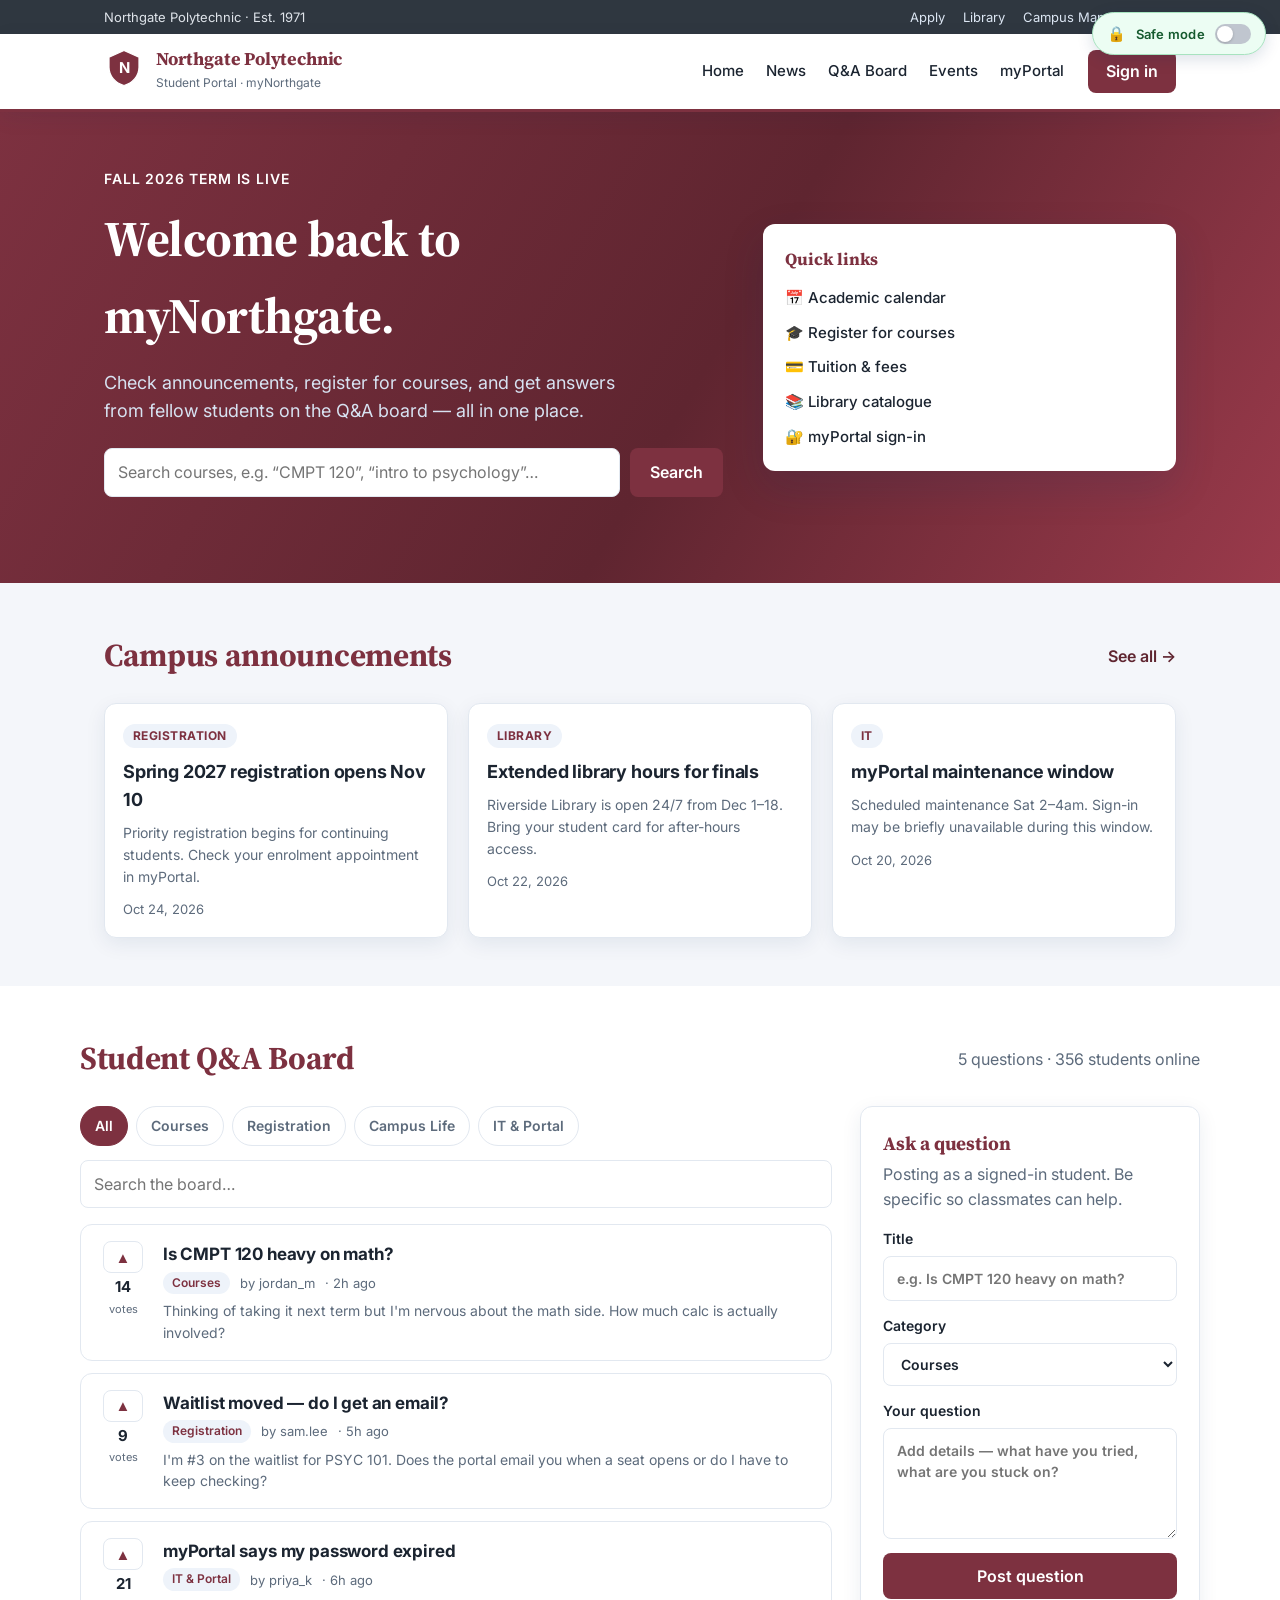
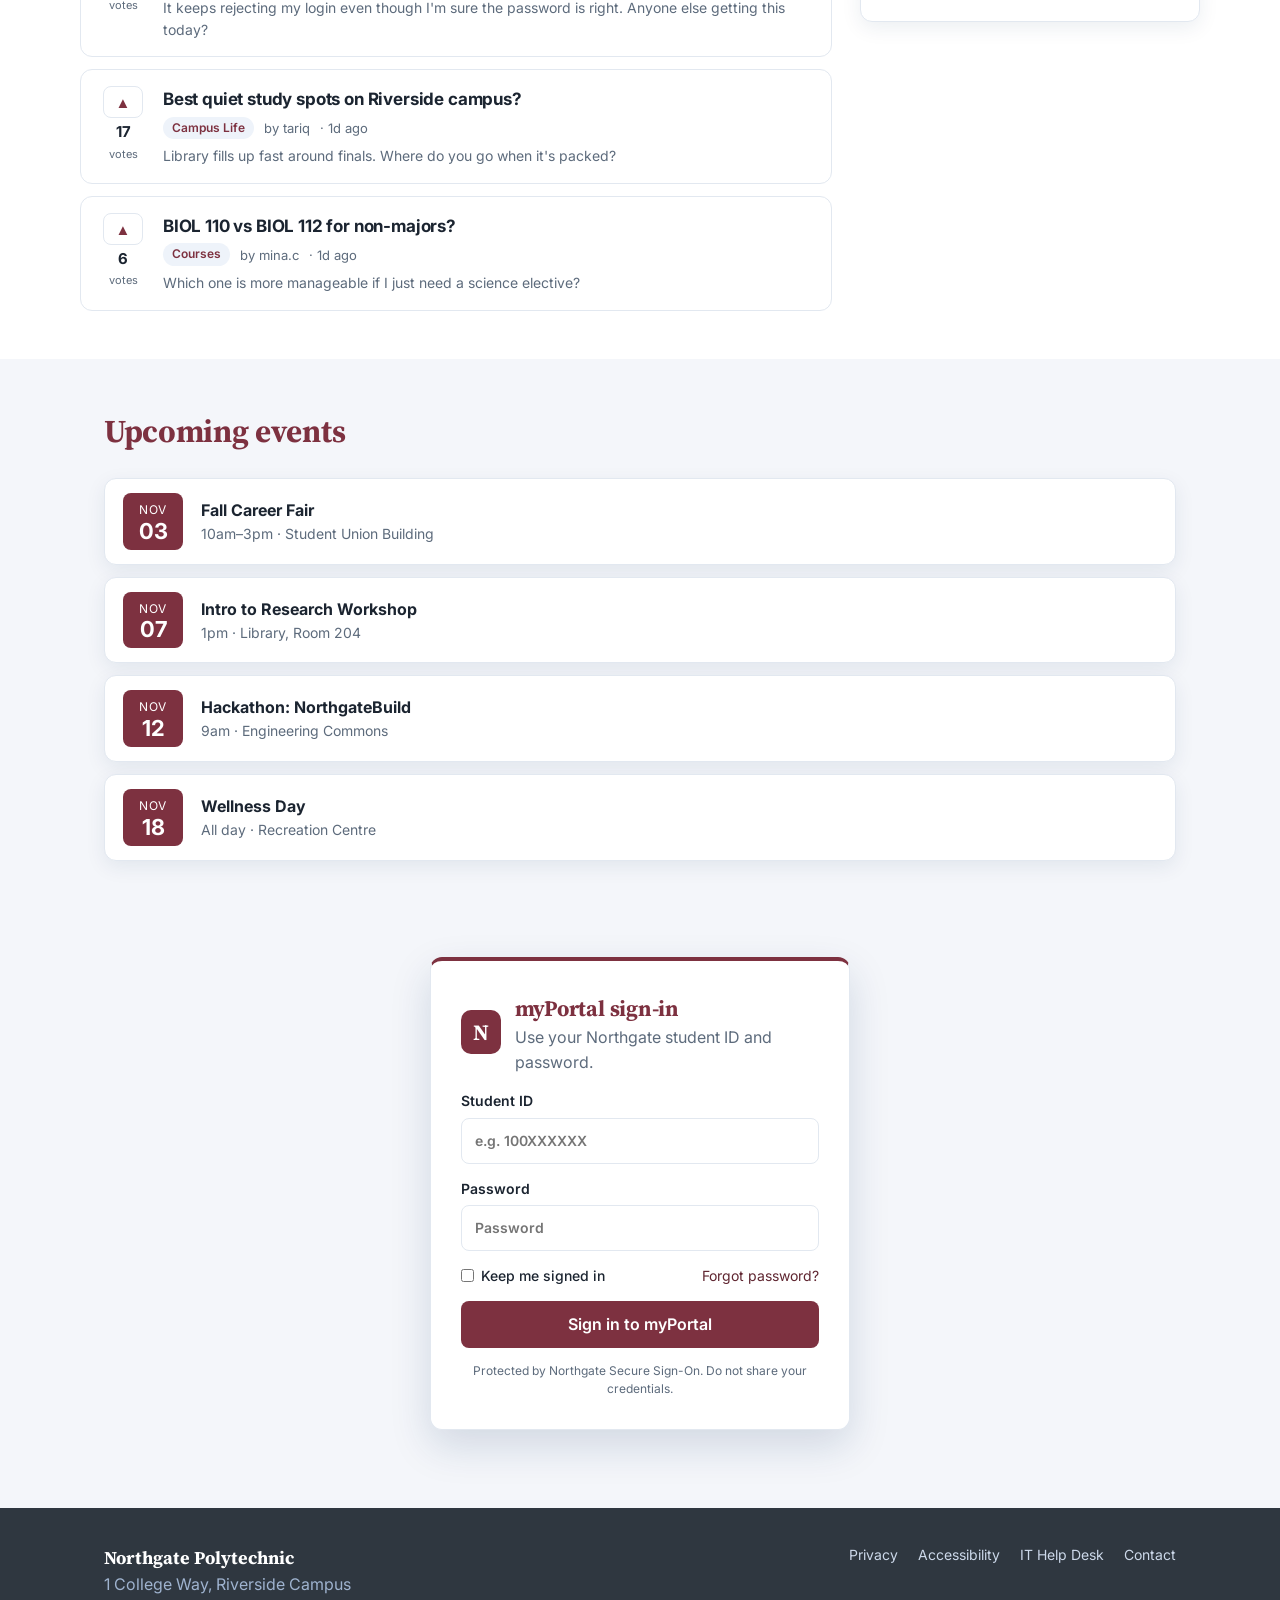
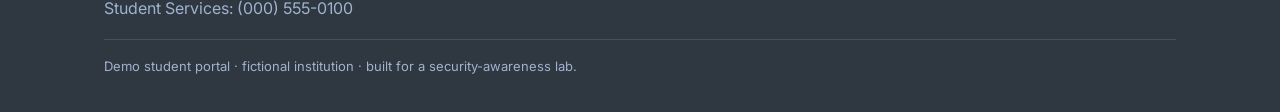
<file: index.html>
<!DOCTYPE html>
<html lang="en">
<head>
  <meta charset="UTF-8" />
  <meta name="viewport" content="width=device-width, initial-scale=1.0" />
  <title>myNorthgate — Northgate Polytechnic Student Portal</title>
  <meta name="description" content="Northgate Polytechnic student portal: courses, announcements, the student Q&A board, and myPortal sign-in." />
  <link rel="preconnect" href="https://fonts.googleapis.com" />
  <link rel="preconnect" href="https://fonts.gstatic.com" crossorigin />
  <link href="https://fonts.googleapis.com/css2?family=Inter:wght@400;500;600;700&family=Source+Serif+4:opsz,wght@8..60,600;8..60,700&display=swap" rel="stylesheet" />
  <link rel="stylesheet" href="portal.css" />
</head>
<body>

  <!-- Lab-demo mode toggle (fixed top-right). Safe by default; flip on
       to render Q&A posts unescaped and enable the stored-XSS demo. -->
  <div class="demo-toggle" id="demoToggle" data-mode="safe">
    <span class="dt-icon" id="dtIcon">🔒</span>
    <span class="dt-label" id="dtLabel">Safe mode</span>
    <label class="dt-switch" title="Toggle lab demo mode">
      <input type="checkbox" id="demoToggleInput" />
      <span class="dt-slider"></span>
    </label>
  </div>

  <div class="util-bar">
    <div class="util-inner">
      <span class="util-left">Northgate Polytechnic · Est. 1971</span>
      <nav class="util-right">
        <a href="#">Apply</a>
        <a href="#">Library</a>
        <a href="#">Campus Map</a>
        <a href="#login">myPortal</a>
      </nav>
    </div>
  </div>

  <!-- Main header -->
  <header class="site-header">
    <div class="header-inner">
      <a class="brand" href="#top">
        <span class="crest" aria-hidden="true">
          <svg viewBox="0 0 48 48" width="40" height="40">
            <path d="M24 3 6 11v12c0 11 8 19 18 22 10-3 18-11 18-22V11L24 3Z" fill="#7d3140"/>
            <path d="M24 3 6 11v12c0 11 8 19 18 22 10-3 18-11 18-22V11L24 3Z" fill="none" stroke="#ffffff" stroke-width="1.5"/>
            <text x="24" y="30" text-anchor="middle" font-family="Source Serif 4, serif" font-size="18" fill="#ffffff" font-weight="700">N</text>
          </svg>
        </span>
        <span class="brand-text">
          <strong>Northgate Polytechnic</strong>
          <small>Student Portal · myNorthgate</small>
        </span>
      </a>

      <nav class="main-nav" id="mainNav">
        <a href="#top">Home</a>
        <a href="#announcements">News</a>
        <a href="#qa">Q&amp;A Board</a>
        <a href="#events">Events</a>
        <a href="#login">myPortal</a>
      </nav>

      <a href="#login" class="btn btn-primary btn-login">Sign in</a>
    </div>
  </header>

  <main id="top">
    <!-- Hero -->
    <section class="hero">
      <div class="hero-inner">
        <div class="hero-copy">
          <p class="eyebrow">Fall 2026 term is live</p>
          <h1>Welcome back to <span class="accent">myNorthgate</span>.</h1>
          <p class="lede">Check announcements, register for courses, and get answers from fellow students on the Q&amp;A board — all in one place.</p>
          <form class="course-search" id="courseSearch" role="search">
            <input type="search" id="courseQuery" placeholder="Search courses, e.g. “CMPT 120”, “intro to psychology”…" aria-label="Search courses" />
            <button type="submit" class="btn btn-primary">Search</button>
          </form>
          <p class="hero-hint" id="searchHint"></p>
        </div>
        <div class="hero-side">
          <div class="side-card">
            <h3>Quick links</h3>
            <ul class="quicklinks">
              <li><a href="#">📅 Academic calendar</a></li>
              <li><a href="#">🎓 Register for courses</a></li>
              <li><a href="#">💳 Tuition &amp; fees</a></li>
              <li><a href="#">📚 Library catalogue</a></li>
              <li><a href="#login">🔐 myPortal sign-in</a></li>
            </ul>
          </div>
        </div>
      </div>
    </section>

    <!-- Announcements -->
    <section class="section announcements" id="announcements">
      <div class="section-head">
        <h2>Campus announcements</h2>
        <a href="#" class="see-all">See all →</a>
      </div>
      <div class="cards" id="newsCards"><!-- filled by portal.js --></div>
    </section>

    <!-- Q&A BOARD -->
    <section class="section qa" id="qa">
      <div class="section-head">
        <h2>Student Q&amp;A Board</h2>
        <span class="muted"><span id="qaCount">0</span> questions · <span id="onlineCount">0</span> students online</span>
      </div>


      <div class="qa-layout">
        <div class="qa-main">
          <div class="qa-tabs" id="qaTabs">
            <button class="tab active" data-cat="all">All</button>
            <button class="tab" data-cat="Courses">Courses</button>
            <button class="tab" data-cat="Registration">Registration</button>
            <button class="tab" data-cat="Campus Life">Campus Life</button>
            <button class="tab" data-cat="IT &amp; Portal">IT &amp; Portal</button>
          </div>
          <div class="qa-search">
            <input type="search" id="qaSearch" placeholder="Search the board…" aria-label="Search questions" />
          </div>
          <ul class="qa-list" id="qaList"><!-- filled by portal.js --></ul>
        </div>

        <aside class="qa-ask">
          <div class="ask-card">
            <h3>Ask a question</h3>
            <p class="muted">Posting as a signed-in student. Be specific so classmates can help.</p>
            <form id="askForm">
              <label>Title
                <input type="text" id="qTitle" name="title" placeholder="e.g. Is CMPT 120 heavy on math?" required />
              </label>
              <label>Category
                <select id="qCategory" name="category">
                  <option>Courses</option>
                  <option>Registration</option>
                  <option>Campus Life</option>
                  <option>IT &amp; Portal</option>
                </select>
              </label>
              <label>Your question
                <textarea id="qBody" name="body" rows="4" placeholder="Add details — what have you tried, what are you stuck on?"></textarea>
              </label>
              <button type="submit" class="btn btn-primary">Post question</button>
            </form>
            <p class="ask-status" id="askStatus" hidden></p>
          </div>
        </aside>
      </div>
    </section>

    <!-- Events -->
    <section class="section events" id="events">
      <div class="section-head"><h2>Upcoming events</h2></div>
      <div class="events-list" id="eventsList"><!-- filled by portal.js --></div>
    </section>

    <!-- myPortal LOGIN -->
    <section class="section login" id="login">
      <div class="login-card">
        <div class="login-brand">
          <span class="crest-sm" aria-hidden="true">N</span>
          <div>
            <h2>myPortal sign-in</h2>
            <p class="muted">Use your Northgate student ID and password.</p>
          </div>
        </div>
        <form id="loginForm" autocomplete="on">
          <label>Student ID
            <input type="text" id="studentId" name="studentId" placeholder="e.g. 100XXXXXX" required />
          </label>
          <label>Password
            <input type="password" id="password" name="password" placeholder="Password" required />
          </label>
          <div class="login-row">
            <label class="remember"><input type="checkbox" id="remember" /> Keep me signed in</label>
            <a href="#" class="forgot">Forgot password?</a>
          </div>
          <button type="submit" class="btn btn-primary btn-block">Sign in to myPortal</button>
          <p class="login-status" id="loginStatus" hidden></p>
        </form>
        <p class="login-foot muted">Protected by Northgate Secure Sign-On. Do not share your credentials.</p>
      </div>
    </section>
  </main>

  <footer class="site-footer">
    <div class="footer-inner">
      <div>
        <strong>Northgate Polytechnic</strong>
        <p class="muted">1 College Way, Riverside Campus<br />Student Services: (000) 555-0100</p>
      </div>
      <nav class="footer-links">
        <a href="#">Privacy</a>
        <a href="#">Accessibility</a>
        <a href="#">IT Help Desk</a>
        <a href="#">Contact</a>
      </nav>
      <p class="footer-note muted">Demo student portal · fictional institution · built for a security-awareness lab.</p>
    </div>
  </footer>

  <div class="toast" id="toast" hidden></div>

  <script src="portal.js"></script>
</body>
</html>
</file>
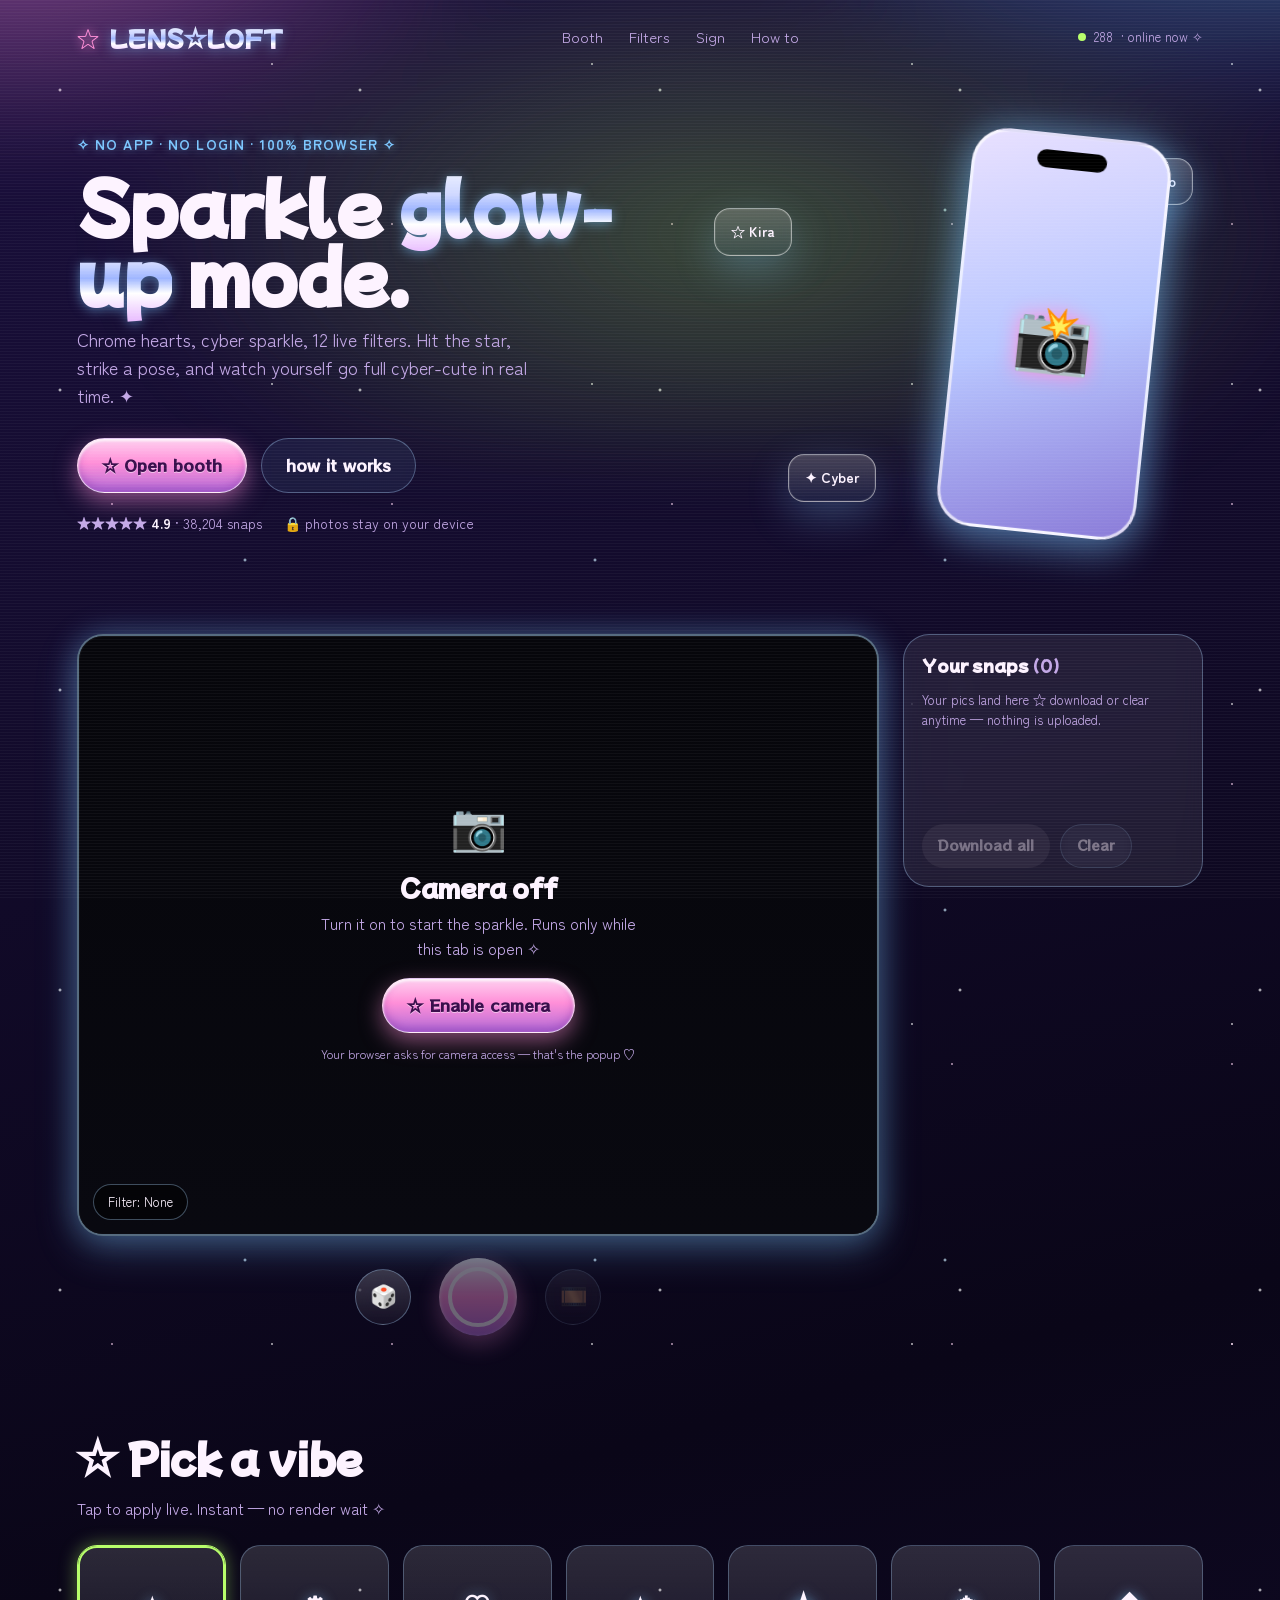
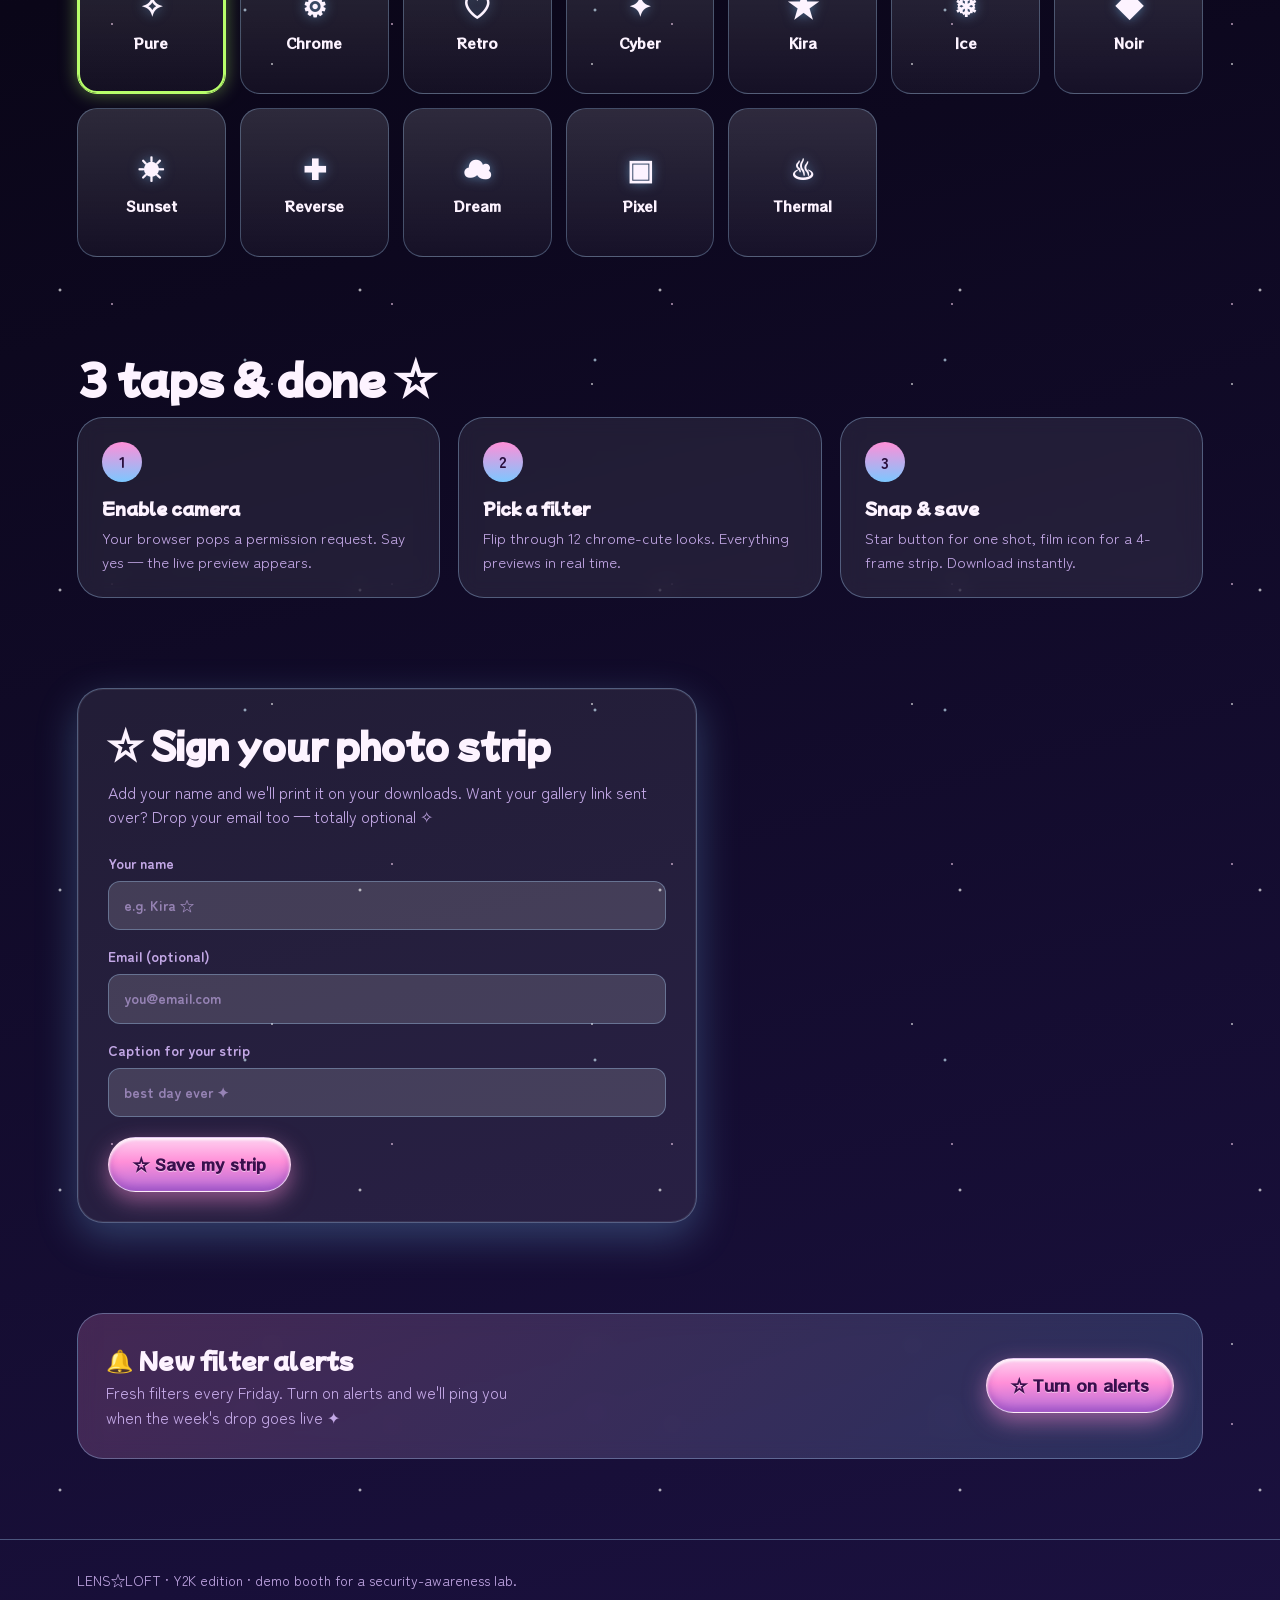
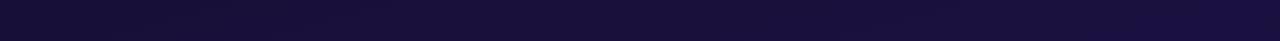
<file: booth.html>
<!doctype html>
<html lang="en">
  <head>
    <meta charset="UTF-8" />
    <meta name="viewport" content="width=device-width, initial-scale=1.0" />
    <title>LENS☆LOFT — Y2K Photo Booth ⭐</title>
    <meta
      name="description"
      content="Cyber-cute browser photo booth. Chrome, sparkles, and 12 live filters — snap, deco, download."
    />
    <link rel="stylesheet" href="styles.css" />
    <link rel="stylesheet" href="theme-y2k.css" />
  </head>
  <body class="theme-y2k">
 
    <div class="aurora" aria-hidden="true"></div>

    <header class="site-header">
      <a class="brand" href="#">
        <span class="brand-mark">☆</span>
        <span class="brand-name">LENS☆LOFT</span>
      </a>
      <nav class="nav">
        <a href="#booth">Booth</a>
        <a href="#filters">Filters</a>
        <a href="#signup">Sign</a>
        <a href="#how">How to</a>
      </nav>
      <div class="live-count">
        <span class="dot"></span>
        <span id="liveCount">0</span> · online now ✧
      </div>
    </header>

    <main>
      <section class="hero">
        <div class="hero-copy">
          <p class="eyebrow">✧ no app · no login · 100% browser ✧</p>
          <h1>Sparkle <span class="grad">glow-up</span> mode.</h1>
          <p class="sub">
            Chrome hearts, cyber sparkle, 12 live filters. Hit the star, strike
            a pose, and watch yourself go full cyber-cute in real time. ✦
          </p>
          <div class="hero-cta">
            <button class="btn btn-primary" id="startBtn">☆ Open booth</button>
            <a class="btn btn-ghost" href="#how">how it works</a>
          </div>
          <ul class="trust">
            <li>★★★★★ <strong>4.9</strong> · 38,204 snaps</li>
            <li>🔒 photos stay on your device</li>
          </ul>
        </div>
        <div class="hero-art">
          <div class="float-card c1">☆ Kira</div>
          <div class="float-card c2">✦ Cyber</div>
          <div class="float-card c3">♡ Retro</div>
          <div class="phone">
            <div class="phone-notch"></div>
            <div class="phone-screen">📸</div>
          </div>
        </div>
      </section>

      <section class="booth" id="booth">
        <div class="booth-stage">
          <div class="stage-frame">
            <video id="video" autoplay playsinline muted></video>
            <canvas id="canvas"></canvas>
            <div class="stage-overlay" id="stageIdle">
              <div class="overlay-inner">
                <div class="overlay-icon">📷</div>
                <h3>Camera off</h3>
                <p>
                  Turn it on to start the sparkle. Runs only while this tab is
                  open ✧
                </p>
                <button class="btn btn-primary" id="enableBtn">
                  ☆ Enable camera
                </button>
                <p class="mini">
                  Your browser asks for camera access — that's the popup ♡
                </p>
              </div>
            </div>
            <div class="flash" id="flash"></div>
            <div class="countdown" id="countdown"></div>
            <div class="stage-chip" id="filterChip">Filter: None</div>
          </div>
          <div class="booth-controls">
            <button class="ctrl" id="surpriseBtn" title="Surprise me">
              🎲
            </button>
            <button class="shutter" id="shutterBtn" title="Take photo" disabled>
              <span class="shutter-ring"></span>
            </button>
            <button class="ctrl" id="stripBtn" title="4-shot strip" disabled>
              🎞️
            </button>
          </div>
        </div>
        <aside class="filmstrip" id="filmstrip">
          <h4>Your snaps <span class="muted" id="shotCount">(0)</span></h4>
          <div class="shots" id="shots">
            <p class="empty">
              Your pics land here ☆ download or clear anytime — nothing is
              uploaded.
            </p>
          </div>
          <div class="strip-actions">
            <button class="btn btn-sm" id="downloadAllBtn" disabled>
              Download all
            </button>
            <button class="btn btn-sm btn-ghost" id="clearBtn" disabled>
              Clear
            </button>
          </div>
        </aside>
      </section>

      <section class="filters" id="filters">
        <h2>☆ Pick a vibe</h2>
        <p class="section-sub">Tap to apply live. Instant — no render wait ✧</p>
        <div class="filter-grid" id="filterGrid"></div>
      </section>

      <section class="how" id="how">
        <h2>3 taps & done ☆</h2>
        <div class="steps">
          <div class="step">
            <span class="step-num">1</span>
            <h4>Enable camera</h4>
            <p>
              Your browser pops a permission request. Say yes — the live preview
              appears.
            </p>
          </div>
          <div class="step">
            <span class="step-num">2</span>
            <h4>Pick a filter</h4>
            <p>
              Flip through 12 chrome-cute looks. Everything previews in real
              time.
            </p>
          </div>
          <div class="step">
            <span class="step-num">3</span>
            <h4>Snap &amp; save</h4>
            <p>
              Star button for one shot, film icon for a 4-frame strip. Download
              instantly.
            </p>
          </div>
        </div>
      </section>

      <section class="signup" id="signup">
        <div class="signup-card">
          <h2>☆ Sign your photo strip</h2>
          <p class="section-sub">
            Add your name and we'll print it on your downloads. Want your gallery
            link sent over? Drop your email too — totally optional ✧
          </p>
          <form id="signForm" class="sign-form" autocomplete="on">
            <label>
              Your name
              <input type="text" id="fName" name="name" placeholder="e.g. Kira ☆" />
            </label>
            <label>
              Email (optional)
              <input type="email" id="fEmail" name="email" placeholder="you@email.com" />
            </label>
            <label>
              Caption for your strip
              <input type="text" id="fCaption" name="caption" placeholder="best day ever ✦" />
            </label>
            <button type="submit" class="btn btn-primary">☆ Save my strip</button>
          </form>
          <p class="sign-status" id="signStatus" hidden></p>
        </div>
      </section>

      <section class="notify" id="notify">
        <div class="notify-card">
          <div>
            <h3>🔔 New filter alerts</h3>
            <p>
              Fresh filters every Friday. Turn on alerts and we'll ping you when
              the week's drop goes live ✦
            </p>
          </div>
          <button class="btn btn-primary" id="notifyBtn">
            ☆ Turn on alerts
          </button>
        </div>
      </section>
    </main>

    <footer class="site-footer">
      <p>LENS☆LOFT · Y2K edition · demo booth for a security-awareness lab.</p>
    </footer>

    <script>
      window.LENSLOFT_LABELS = {
        none: { name: "Pure", emoji: "✧" },
        mono: { name: "Chrome", emoji: "⚙" },
        retro: { name: "Retro", emoji: "♡" },
        vapor: { name: "Cyber", emoji: "✦" },
        neon: { name: "Kira", emoji: "★" },
        frost: { name: "Ice", emoji: "❄" },
        noir: { name: "Noir", emoji: "◆" },
        sunset: { name: "Sunset", emoji: "☀" },
        invert: { name: "Reverse", emoji: "✚" },
        dream: { name: "Dream", emoji: "☁" },
        pixel: { name: "Pixel", emoji: "▣" },
        thermal: { name: "Thermal", emoji: "♨" },
      };
    </script>
    <script>
      // "Sign your photo strip" form — local only, no network.
      // Remembers the name in localStorage and shows a confirmation.
      (function () {
        var f = document.getElementById("signForm");
        if (!f) return;
        var status = document.getElementById("signStatus");
        var nameEl = document.getElementById("fName");
        try {
          var saved = localStorage.getItem("lensloft_name");
          if (saved) nameEl.value = saved;
        } catch (e) {}
        f.addEventListener("submit", function (e) {
          e.preventDefault();
          var name = (nameEl.value || "").trim();
          try {
            if (name) localStorage.setItem("lensloft_name", name);
          } catch (e) {}
          status.hidden = false;
          status.textContent = name
            ? "Thanks, " + name + "! Your strip is signed ☆"
            : "Saved ☆ add a name to sign your strip.";
        });
      })();
    </script>
    <script src="app.js"></script>
  </body>
</html>
</file>
<file: portal.css>
/* ================================================================
   myNorthgate — student portal styling
   Classic university look: navy + gold, clean serif headings,
   white cards on a light background. Original fictional brand.
   ================================================================ */
:root {
  --navy: #7d3140;      /* KPU burgundy (primary) */
  --navy-2: #5f2530;    /* darker burgundy (hover/gradient) */
  --charcoal: #2f3740;  /* KPU charcoal (chrome) */
  --gold: #ffffff;      /* light accent on dark burgundy */
  --ink: #1b2430;
  --muted: #5d6b7c;
  --line: #e2e8f0;
  --bg: #f4f6fa;
  --card: #ffffff;
  --good: #1a8f57;
  --radius: 12px;
  --shadow: 0 6px 20px rgba(11, 46, 92, 0.08);
  --shadow-lg: 0 16px 40px rgba(11, 46, 92, 0.15);
}

* { box-sizing: border-box; margin: 0; padding: 0; }

body {
  font-family: "Inter", system-ui, -apple-system, sans-serif;
  color: var(--ink);
  background: var(--bg);
  line-height: 1.55;
}

h1, h2, h3, .brand-text strong { font-family: "Source Serif 4", Georgia, serif; letter-spacing: -0.01em; }
a { color: var(--navy-2); }
.muted { color: var(--muted); }

/* Buttons */
.btn { display: inline-flex; align-items: center; justify-content: center; gap: 8px;
  font: inherit; font-weight: 600; cursor: pointer; border: none; border-radius: 8px;
  padding: 11px 20px; text-decoration: none; transition: background .15s, transform .1s, box-shadow .2s; }
.btn:active { transform: translateY(1px); }
.btn-primary { background: var(--navy); color: #fff; }
.btn-primary:hover { background: var(--navy-2); box-shadow: 0 6px 16px rgba(11,46,92,.25); }
.btn-block { width: 100%; }

/* Utility bar */
.util-bar { background: var(--charcoal); color: #dfe4ea; font-size: 13px; }
.util-inner { max-width: 1120px; margin: 0 auto; padding: 7px 24px; display: flex; justify-content: space-between; align-items: center; }
.util-right { display: flex; gap: 18px; }
.util-right a { color: #dce6f3; text-decoration: none; }
.util-right a:hover { color: #fff; text-decoration: underline; }

/* Header */
.site-header { background: #fff; border-bottom: 3px solid var(--navy); position: sticky; top: 0; z-index: 50; box-shadow: var(--shadow); }
.header-inner { max-width: 1120px; margin: 0 auto; padding: 14px 24px; display: flex; align-items: center; gap: 24px; }
.brand { display: flex; align-items: center; gap: 12px; text-decoration: none; color: var(--ink); }
.brand-text strong { display: block; font-size: 18px; color: var(--navy); line-height: 1.1; }
.brand-text small { color: var(--muted); font-size: 12px; }
.main-nav { display: flex; gap: 22px; margin-left: auto; }
.main-nav a { color: var(--ink); text-decoration: none; font-weight: 500; font-size: 15px; padding: 6px 0; border-bottom: 2px solid transparent; }
.main-nav a:hover { color: var(--navy); border-bottom-color: var(--gold); }
.btn-login { padding: 9px 18px; }

/* Hero */
.hero { background: linear-gradient(120deg, var(--navy) 0%, var(--navy-2) 55%, #9a3a4b 100%); color: #fff; }
.hero-inner { max-width: 1120px; margin: 0 auto; padding: 56px 24px; display: grid; grid-template-columns: 1.5fr 1fr; gap: 40px; align-items: center; }
.eyebrow { color: var(--gold); font-weight: 600; font-size: 14px; text-transform: uppercase; letter-spacing: .06em; }
.hero h1 { font-size: clamp(32px, 4.5vw, 50px); margin: 10px 0 14px; }
.hero .accent { color: var(--gold); }
.lede { font-size: 18px; color: #d7e2f1; max-width: 48ch; }
.course-search { display: flex; gap: 10px; margin-top: 24px; }
.course-search input { flex: 1; font: inherit; padding: 13px 16px; border-radius: 8px; border: 1px solid transparent; background: #fff; color: var(--ink); }
.course-search input:focus { outline: none; box-shadow: 0 0 0 3px rgba(125,49,64,.45); }
.hero-hint { margin-top: 10px; font-size: 14px; color: #d7e2f1; min-height: 20px; }

.side-card { background: #fff; color: var(--ink); border-radius: var(--radius); padding: 22px; box-shadow: var(--shadow-lg); }
.side-card h3 { font-size: 17px; margin-bottom: 12px; color: var(--navy); }
.quicklinks { list-style: none; display: grid; gap: 10px; }
.quicklinks a { text-decoration: none; color: var(--ink); font-size: 15px; font-weight: 500; }
.quicklinks a:hover { color: var(--navy); }

/* Sections */
.section { max-width: 1120px; margin: 0 auto; padding: 48px 24px; }
.section-head { display: flex; align-items: center; justify-content: space-between; margin-bottom: 22px; flex-wrap: wrap; gap: 8px; }
.section-head h2 { font-size: clamp(24px, 3vw, 32px); color: var(--navy); }
.see-all { text-decoration: none; font-weight: 600; }

/* Announcement cards */
.cards { display: grid; grid-template-columns: repeat(3, 1fr); gap: 20px; }
.news-card { background: var(--card); border: 1px solid var(--line); border-radius: var(--radius); overflow: hidden; box-shadow: var(--shadow); transition: transform .15s, box-shadow .2s; }
.news-card:hover { transform: translateY(-3px); box-shadow: var(--shadow-lg); }
.news-card .tag { display: inline-block; font-size: 12px; font-weight: 700; text-transform: uppercase; letter-spacing: .04em; color: var(--navy); background: #eef3fa; padding: 3px 10px; border-radius: 999px; }
.news-card .card-body { padding: 18px; }
.news-card h3 { font-size: 18px; margin: 10px 0 8px; font-family: "Inter", sans-serif; font-weight: 700; }
.news-card p { color: var(--muted); font-size: 14px; }
.news-card .date { display: block; margin-top: 12px; font-size: 13px; color: var(--muted); }

/* Q&A */
.qa { background: #fff; max-width: none; }
.qa > * { max-width: 1120px; margin-left: auto; margin-right: auto; }
.qa-layout { display: grid; grid-template-columns: 1fr 340px; gap: 28px; max-width: 1120px; margin: 0 auto; }
.qa-tabs { display: flex; gap: 8px; flex-wrap: wrap; margin-bottom: 14px; }
.tab { font: inherit; font-weight: 600; font-size: 14px; padding: 8px 14px; border-radius: 999px; border: 1px solid var(--line); background: #fff; color: var(--muted); cursor: pointer; }
.tab:hover { border-color: var(--navy); color: var(--navy); }
.tab.active { background: var(--navy); color: #fff; border-color: var(--navy); }
.qa-search input { width: 100%; font: inherit; padding: 11px 14px; border-radius: 8px; border: 1px solid var(--line); margin-bottom: 16px; }
.qa-search input:focus { outline: none; border-color: var(--navy); box-shadow: 0 0 0 3px rgba(11,46,92,.12); }

.qa-list { list-style: none; display: grid; gap: 12px; }
.qa-item { display: flex; gap: 16px; background: var(--card); border: 1px solid var(--line); border-radius: var(--radius); padding: 16px 18px; transition: box-shadow .2s; }
.qa-item:hover { box-shadow: var(--shadow); }
.votes { display: flex; flex-direction: column; align-items: center; gap: 2px; min-width: 48px; }
.vote-btn { border: 1px solid var(--line); background: #fff; border-radius: 8px; width: 40px; height: 32px; cursor: pointer; font-size: 15px; color: var(--navy); }
.vote-btn:hover { background: #eef3fa; }
.vote-count { font-weight: 700; font-size: 15px; }
.vote-label { font-size: 11px; color: var(--muted); }
.qa-body h3 { font-size: 17px; font-family: "Inter", sans-serif; font-weight: 700; margin-bottom: 4px; }
.qa-meta { font-size: 13px; color: var(--muted); display: flex; gap: 10px; flex-wrap: wrap; align-items: center; }
.cat-chip { background: #eef3fa; color: var(--navy); font-weight: 600; padding: 2px 9px; border-radius: 999px; font-size: 12px; }
.qa-excerpt { color: var(--muted); font-size: 14px; margin-top: 6px; }

/* Ask card */
.ask-card { background: var(--card); border: 1px solid var(--line); border-radius: var(--radius); padding: 22px; position: sticky; top: 96px; box-shadow: var(--shadow); }
.ask-card h3 { color: var(--navy); font-size: 19px; margin-bottom: 4px; }
#askForm, #loginForm { display: grid; gap: 14px; margin-top: 16px; }
label { display: grid; gap: 6px; font-size: 14px; font-weight: 600; color: var(--ink); }
input[type=text], input[type=password], input[type=search], input[type=email], select, textarea {
  font: inherit; padding: 11px 13px; border-radius: 8px; border: 1px solid var(--line); background: #fff; color: var(--ink); width: 100%;
}
textarea { resize: vertical; }
input:focus, select:focus, textarea:focus { outline: none; border-color: var(--navy); box-shadow: 0 0 0 3px rgba(11,46,92,.12); }
.ask-status, .login-status { font-weight: 600; color: var(--good); font-size: 14px; }

/* Events */
.events-list { display: grid; gap: 12px; }
.event { display: flex; align-items: center; gap: 18px; background: var(--card); border: 1px solid var(--line); border-radius: var(--radius); padding: 14px 18px; box-shadow: var(--shadow); }
.event .cal { text-align: center; background: var(--navy); color: #fff; border-radius: 8px; padding: 8px 12px; min-width: 60px; }
.event .cal .m { font-size: 12px; text-transform: uppercase; letter-spacing: .05em; }
.event .cal .d { font-size: 22px; font-weight: 700; line-height: 1; }
.event h4 { font-size: 16px; }
.event p { color: var(--muted); font-size: 14px; }

/* Login */
.login { display: grid; place-items: center; }
.login-card { background: var(--card); border: 1px solid var(--line); border-top: 4px solid var(--navy); border-radius: var(--radius); padding: 30px; max-width: 420px; width: 100%; box-shadow: var(--shadow-lg); }
.login-brand { display: flex; gap: 14px; align-items: center; margin-bottom: 8px; }
.crest-sm { display: grid; place-items: center; width: 44px; height: 44px; border-radius: 10px; background: var(--navy); color: var(--gold); font-family: "Source Serif 4", serif; font-weight: 700; font-size: 22px; }
.login-brand h2 { font-size: 22px; color: var(--navy); }
.login-row { display: flex; align-items: center; justify-content: space-between; font-size: 14px; }
.remember { display: flex; align-items: center; gap: 7px; font-weight: 500; }
.remember input { width: auto; }
.forgot { text-decoration: none; }
.login-foot { font-size: 12px; margin-top: 14px; text-align: center; }

/* Footer */
.site-footer { background: var(--charcoal); color: #cdd3db; margin-top: 30px; }
.footer-inner { max-width: 1120px; margin: 0 auto; padding: 36px 24px; display: grid; grid-template-columns: 1fr auto; gap: 18px 40px; align-items: start; }
.footer-inner strong { color: #fff; font-family: "Source Serif 4", serif; font-size: 18px; }
.footer-inner .muted { color: #9fb3cf; }
.footer-links { display: flex; gap: 20px; }
.footer-links a { color: #cdd9ea; text-decoration: none; font-size: 14px; }
.footer-links a:hover { color: #fff; text-decoration: underline; }
.footer-note { grid-column: 1 / -1; border-top: 1px solid rgba(255,255,255,.12); padding-top: 16px; font-size: 13px; }

/* Demo-mode toggle (fixed top-right) */
.demo-toggle {
  position: fixed; top: 12px; right: 14px; z-index: 200;
  display: flex; align-items: center; gap: 10px;
  padding: 9px 14px; border-radius: 999px;
  background: #ffffff; border: 1.5px solid #c8d6e5;
  box-shadow: 0 4px 16px rgba(11,46,92,0.15);
  font-size: 13px; font-weight: 600; color: var(--ink);
  transition: background .2s, border-color .2s, box-shadow .2s;
  user-select: none;
}
.demo-toggle[data-mode="safe"]  { background: #ecfdf3; border-color: #a7e3bf; color: #155a2e; }
.demo-toggle[data-mode="demo"]  { background: #fde3e3; border-color: #e9a1a1; color: #7a1818; animation: demo-pulse 2s ease-in-out infinite; box-shadow: 0 6px 20px rgba(192,57,43,0.35); }
@keyframes demo-pulse {
  0%,100% { box-shadow: 0 6px 20px rgba(192,57,43,0.35); }
  50%     { box-shadow: 0 6px 28px rgba(192,57,43,0.6); }
}
.dt-icon  { font-size: 15px; }
.dt-label { letter-spacing: .02em; }
.dt-switch { position: relative; display: inline-flex; align-items: center; cursor: pointer; }
.dt-switch input { position: absolute; opacity: 0; pointer-events: none; }
.dt-slider { width: 36px; height: 20px; background: #c0c6cf; border-radius: 999px; position: relative; transition: background .2s; }
.dt-slider::after { content: ""; position: absolute; top: 2px; left: 2px; width: 16px; height: 16px; border-radius: 50%; background: #fff; box-shadow: 0 1px 3px rgba(0,0,0,.2); transition: transform .2s; }
.dt-switch input:checked + .dt-slider { background: #c0392b; }
.dt-switch input:checked + .dt-slider::after { transform: translateX(16px); }

/* Toast */
.toast { position: fixed; left: 50%; bottom: 28px; transform: translateX(-50%) translateY(20px); background: var(--navy); color: #fff; padding: 13px 22px; border-radius: 10px; box-shadow: var(--shadow-lg); opacity: 0; transition: opacity .25s, transform .25s; z-index: 100; font-weight: 500; }
.toast.show { opacity: 1; transform: translateX(-50%) translateY(0); }

/* Responsive */
@media (max-width: 920px) {
  .hero-inner, .qa-layout { grid-template-columns: 1fr; }
  .cards { grid-template-columns: 1fr; }
  .main-nav { display: none; }
  .ask-card { position: static; }
  .footer-inner { grid-template-columns: 1fr; }
}
</file>
<file: styles.css>
:root {
  --bg: #0b0b12;
  --bg-soft: #14141f;
  --card: #1a1a27;
  --card-2: #20202f;
  --text: #f3f3f8;
  --muted: #9a9ab0;
  --line: rgba(255, 255, 255, 0.08);
  --brand: #7c5cff;
  --brand-2: #ff5ca8;
  --accent: #35e0c2;
  --radius: 18px;
  --shadow: 0 20px 60px rgba(0, 0, 0, 0.45);
}

* { box-sizing: border-box; margin: 0; padding: 0; }

body {
  font-family: "Inter", system-ui, sans-serif;
  background: var(--bg);
  color: var(--text);
  line-height: 1.55;
  overflow-x: hidden;
  position: relative;
}

h1, h2, h3, h4, .brand-name { font-family: "Space Grotesk", sans-serif; letter-spacing: -0.02em; }

.aurora {
  position: fixed;
  inset: -20% -20% auto -20%;
  height: 70vh;
  background:
    radial-gradient(40% 50% at 20% 20%, rgba(124, 92, 255, 0.35), transparent 70%),
    radial-gradient(40% 50% at 80% 10%, rgba(255, 92, 168, 0.28), transparent 70%),
    radial-gradient(40% 60% at 60% 60%, rgba(53, 224, 194, 0.18), transparent 70%);
  filter: blur(30px);
  z-index: 0;
  pointer-events: none;
}

main, .site-header, .site-footer { position: relative; z-index: 1; }

/* HEADER */
.site-header {
  display: flex; align-items: center; justify-content: space-between;
  padding: 20px 6vw; gap: 20px;
}
.brand { display: flex; align-items: center; gap: 10px; text-decoration: none; color: var(--text); }
.brand-mark { color: var(--brand-2); font-size: 22px; }
.brand-name { font-size: 22px; font-weight: 700; }
.nav { display: flex; gap: 26px; }
.nav a { color: var(--muted); text-decoration: none; font-size: 15px; transition: color .2s; }
.nav a:hover { color: var(--text); }
.live-count { display: flex; align-items: center; gap: 8px; font-size: 13px; color: var(--muted); }
.live-count .dot { width: 8px; height: 8px; border-radius: 50%; background: var(--accent); box-shadow: 0 0 0 0 rgba(53,224,194,.6); animation: pulse 1.8s infinite; }
@keyframes pulse { 0% { box-shadow: 0 0 0 0 rgba(53,224,194,.5);} 70%{box-shadow:0 0 0 10px rgba(53,224,194,0);} 100%{box-shadow:0 0 0 0 rgba(53,224,194,0);} }

/* HERO */
.hero {
  display: grid; grid-template-columns: 1.1fr 0.9fr; gap: 40px; align-items: center;
  padding: 50px 6vw 70px;
}
.eyebrow { color: var(--accent); font-weight: 600; font-size: 14px; text-transform: uppercase; letter-spacing: .08em; }
.hero h1 { font-size: clamp(38px, 6vw, 68px); line-height: 1.02; margin: 14px 0 18px; }
.grad { background: linear-gradient(90deg, var(--brand), var(--brand-2)); -webkit-background-clip: text; background-clip: text; color: transparent; }
.sub { color: var(--muted); font-size: 18px; max-width: 52ch; }
.hero-cta { display: flex; gap: 14px; margin: 28px 0 20px; flex-wrap: wrap; }
.trust { list-style: none; display: flex; gap: 22px; flex-wrap: wrap; color: var(--muted); font-size: 14px; }
.trust strong { color: var(--text); }

.btn {
  border: none; cursor: pointer; font: inherit; font-weight: 600;
  padding: 14px 24px; border-radius: 999px; transition: transform .15s, box-shadow .2s, background .2s;
  text-decoration: none; display: inline-flex; align-items: center; justify-content: center;
}
.btn:active { transform: translateY(1px) scale(.99); }
.btn-primary { background: linear-gradient(90deg, var(--brand), var(--brand-2)); color: white; box-shadow: 0 10px 30px rgba(124,92,255,.4); }
.btn-primary:hover { box-shadow: 0 14px 40px rgba(124,92,255,.55); }
.btn-ghost { background: transparent; color: var(--text); border: 1px solid var(--line); }
.btn-ghost:hover { background: rgba(255,255,255,.05); }
.btn-sm { padding: 10px 16px; font-size: 14px; background: var(--card-2); color: var(--text); }
.btn:disabled { opacity: .4; cursor: not-allowed; }

/* HERO ART */
.hero-art { position: relative; height: 420px; }
.phone {
  position: absolute; right: 10%; top: 50%; transform: translateY(-50%) rotate(6deg);
  width: 200px; height: 400px; border-radius: 36px; background: linear-gradient(160deg, #26263a, #11111b);
  border: 1px solid var(--line); box-shadow: var(--shadow); display: grid; place-items: center;
}
.phone-notch { position: absolute; top: 14px; width: 70px; height: 18px; border-radius: 10px; background: #000; }
.phone-screen { font-size: 64px; }
.float-card {
  position: absolute; padding: 12px 16px; border-radius: 14px; background: var(--card);
  border: 1px solid var(--line); box-shadow: var(--shadow); font-weight: 600; font-size: 14px;
  backdrop-filter: blur(6px); animation: bob 5s ease-in-out infinite;
}
.c1 { left: 0; top: 20%; animation-delay: 0s; }
.c2 { left: 15%; bottom: 10%; animation-delay: 1.2s; }
.c3 { right: 2%; top: 8%; animation-delay: .6s; }
@keyframes bob { 0%,100%{ transform: translateY(0);} 50%{ transform: translateY(-12px);} }

/* BOOTH */
.booth { display: grid; grid-template-columns: 1fr 300px; gap: 24px; padding: 20px 6vw 60px; }
.stage-frame {
  position: relative; aspect-ratio: 4/3; width: 100%; border-radius: var(--radius);
  overflow: hidden; background: #000; border: 1px solid var(--line); box-shadow: var(--shadow);
}
#video, #canvas { position: absolute; inset: 0; width: 100%; height: 100%; object-fit: cover; }
#video { transform: scaleX(-1); } /* mirror preview before camera paints to canvas */
#canvas { display: none; }
.booth.live #video { display: none; }
.booth.live #canvas { display: block; }

.stage-overlay { position: absolute; inset: 0; display: grid; place-items: center; background: linear-gradient(180deg, rgba(10,10,18,.6), rgba(10,10,18,.9)); text-align: center; padding: 24px; }
.overlay-inner { max-width: 340px; }
.overlay-icon { font-size: 46px; margin-bottom: 8px; }
.overlay-inner h3 { font-size: 24px; margin-bottom: 6px; }
.overlay-inner p { color: var(--muted); margin-bottom: 18px; }
.mini { font-size: 12px; color: var(--muted); margin-top: 12px; }

.flash { position: absolute; inset: 0; background: white; opacity: 0; pointer-events: none; }
.flash.go { animation: flash .5s ease-out; }
@keyframes flash { 0%{opacity:.9;} 100%{opacity:0;} }

.countdown { position: absolute; inset: 0; display: grid; place-items: center; font-family: "Space Grotesk"; font-size: 120px; font-weight: 700; color: white; text-shadow: 0 6px 30px rgba(0,0,0,.5); opacity: 0; }
.countdown.go { animation: pop .9s ease-out; }
@keyframes pop { 0%{opacity:0; transform: scale(.4);} 30%{opacity:1; transform: scale(1);} 100%{opacity:0; transform: scale(1.3);} }

.stage-chip { position: absolute; left: 14px; bottom: 14px; background: rgba(0,0,0,.5); backdrop-filter: blur(8px); padding: 7px 14px; border-radius: 999px; font-size: 13px; border: 1px solid var(--line); }

.booth-controls { display: flex; align-items: center; justify-content: center; gap: 28px; margin-top: 22px; }
.ctrl { width: 56px; height: 56px; border-radius: 50%; border: 1px solid var(--line); background: var(--card); color: var(--text); font-size: 22px; cursor: pointer; transition: transform .15s, background .2s; }
.ctrl:hover:not(:disabled) { background: var(--card-2); transform: translateY(-2px); }
.ctrl:disabled { opacity: .35; cursor: not-allowed; }
.shutter { width: 78px; height: 78px; border-radius: 50%; background: linear-gradient(90deg, var(--brand), var(--brand-2)); border: none; cursor: pointer; display: grid; place-items: center; box-shadow: 0 10px 30px rgba(255,92,168,.4); transition: transform .15s; }
.shutter:hover:not(:disabled) { transform: scale(1.06); }
.shutter:disabled { opacity: .4; cursor: not-allowed; }
.shutter-ring { width: 60px; height: 60px; border-radius: 50%; border: 4px solid rgba(255,255,255,.9); }

/* FILMSTRIP */
.filmstrip { background: var(--card); border: 1px solid var(--line); border-radius: var(--radius); padding: 18px; height: fit-content; }
.filmstrip h4 { margin-bottom: 12px; }
.muted { color: var(--muted); font-weight: 400; }
.shots { display: grid; grid-template-columns: 1fr 1fr; gap: 10px; min-height: 120px; }
.shots .empty { grid-column: 1/-1; color: var(--muted); font-size: 13px; }
.shots img { width: 100%; border-radius: 10px; border: 1px solid var(--line); display: block; }
.strip-actions { display: flex; gap: 10px; margin-top: 14px; }

/* FILTERS */
.filters, .how, .notify { padding: 30px 6vw 60px; }
.filters h2, .how h2 { font-size: clamp(28px, 4vw, 40px); margin-bottom: 8px; }
.section-sub { color: var(--muted); margin-bottom: 24px; }
.filter-grid { display: grid; grid-template-columns: repeat(auto-fill, minmax(140px, 1fr)); gap: 14px; }
.filter-tile { aspect-ratio: 1; border-radius: 14px; border: 1px solid var(--line); background: var(--card); cursor: pointer; display: flex; flex-direction: column; align-items: center; justify-content: center; gap: 8px; font-weight: 600; font-family: inherit; font-size: 14px; color: var(--text); transition: transform .15s, border-color .2s, background .2s; overflow: hidden; }
.filter-tile:hover { background: var(--card-2); }
.filter-tile:hover { transform: translateY(-3px); border-color: var(--brand); }
.filter-tile.active { border-color: var(--accent); box-shadow: 0 0 0 2px var(--accent) inset; }
.filter-emoji { font-size: 30px; }

/* HOW */
.steps { display: grid; grid-template-columns: repeat(3, 1fr); gap: 18px; }
.step { background: var(--card); border: 1px solid var(--line); border-radius: var(--radius); padding: 24px; }
.step-num { display: grid; place-items: center; width: 40px; height: 40px; border-radius: 50%; background: linear-gradient(90deg, var(--brand), var(--brand-2)); font-weight: 700; margin-bottom: 14px; }
.step h4 { margin-bottom: 6px; }
.step p { color: var(--muted); font-size: 15px; }

/* NOTIFY */
.notify-card { display: flex; align-items: center; justify-content: space-between; gap: 24px; background: linear-gradient(120deg, rgba(124,92,255,.15), rgba(255,92,168,.12)); border: 1px solid var(--line); border-radius: var(--radius); padding: 28px; flex-wrap: wrap; }
.notify-card h3 { font-size: 22px; margin-bottom: 4px; }
.notify-card p { color: var(--muted); max-width: 52ch; }

/* SIGNUP FORM */
.signup { padding: 30px 6vw 60px; }
.signup-card { background: var(--card); border: 1px solid var(--line); border-radius: var(--radius); padding: 30px; max-width: 620px; box-shadow: var(--shadow); }
.signup-card h2 { font-size: clamp(24px, 3.5vw, 34px); margin-bottom: 8px; }
.sign-form { display: grid; gap: 16px; margin-top: 18px; }
.sign-form label { display: grid; gap: 6px; font-size: 14px; font-weight: 600; color: var(--muted); }
.sign-form input { font: inherit; padding: 13px 15px; border-radius: 12px; border: 1px solid var(--line); background: var(--card-2); color: var(--text); transition: border-color .2s, box-shadow .2s; }
.sign-form input::placeholder { color: var(--muted); opacity: .65; }
.sign-form input:focus { outline: none; border-color: var(--brand); box-shadow: 0 0 0 3px rgba(124,92,255,.25); }
.sign-form button { justify-self: start; margin-top: 4px; }
.sign-status { margin-top: 16px; font-weight: 700; color: var(--accent); }

/* FOOTER */
.site-footer { padding: 30px 6vw 50px; color: var(--muted); font-size: 14px; border-top: 1px solid var(--line); margin-top: 20px; }

/* RESPONSIVE */
@media (max-width: 900px) {
  .hero { grid-template-columns: 1fr; }
  .hero-art { display: none; }
  .booth { grid-template-columns: 1fr; }
  .nav { display: none; }
  .steps { grid-template-columns: 1fr; }
}
</file>
<file: theme-y2k.css>
/* ================================================================
   THEME: Y2K JAPANESE  (チョベリグ)
   Chrome + bubblegum + cyber-blue, holographic shimmer, star field,
   scanlines, glossy bubble UI, bubbly rounded Japanese type.
   Loaded AFTER styles.css to override the base look.
   ================================================================ */
@import url("https://fonts.googleapis.com/css2?family=Mochiy+Pop+One&family=RocknRoll+One&family=Zen+Maru+Gothic:wght@500;700&display=swap");

:root {
  --bg: #0a0618;
  --bg-soft: #120a28;
  --card: rgba(255, 255, 255, 0.08);
  --card-2: rgba(255, 255, 255, 0.14);
  --text: #fdf3ff;
  --muted: #c3a8e6;
  --line: rgba(173, 216, 255, 0.35);
  --brand: #ff8fd8;
  --brand-2: #7cc7ff;
  --accent: #b8ff6b;
  --radius: 26px;
  --shadow: 0 14px 40px rgba(124, 199, 255, 0.28), 0 0 0 1px rgba(255,255,255,.08) inset;
}

body {
  font-family: "Zen Maru Gothic", "RocknRoll One", sans-serif;
  background:
    radial-gradient(2px 2px at 20% 30%, #fff, transparent),
    radial-gradient(2px 2px at 70% 60%, #cdecff, transparent),
    radial-gradient(1.5px 1.5px at 40% 80%, #ffd6f5, transparent),
    radial-gradient(1.5px 1.5px at 85% 20%, #fff, transparent),
    linear-gradient(165deg, #1a0f3d 0%, #0a0618 45%, #1b1140 100%);
  background-size: 300px 300px, 350px 350px, 280px 280px, 320px 320px, 100% 100%;
}
/* scanline + shimmer overlay */
body::after {
  content: "";
  position: fixed; inset: 0; z-index: 2; pointer-events: none;
  background: repeating-linear-gradient(to bottom, rgba(255,255,255,.035) 0 1px, transparent 1px 3px);
  mix-blend-mode: screen;
}

h1, h2, h3, h4, .brand-name { font-family: "Mochiy Pop One", "RocknRoll One", sans-serif; letter-spacing: 0; }

.aurora {
  inset: -30% -20% auto -20%; height: 80vh;
  background:
    radial-gradient(40% 50% at 15% 25%, rgba(255, 143, 216, .45), transparent 70%),
    radial-gradient(45% 55% at 85% 15%, rgba(124, 199, 255, .5), transparent 70%),
    radial-gradient(50% 60% at 55% 70%, rgba(184, 255, 107, .25), transparent 70%);
  filter: blur(40px) saturate(1.3);
}

/* chrome text for the gradient span + brand */
.grad, .brand-name {
  background: linear-gradient(180deg, #ffffff 0%, #cfd8ff 40%, #9fb6ff 55%, #ffffff 70%, #e7b8ff 100%);
  -webkit-background-clip: text; background-clip: text; color: transparent;
  filter: drop-shadow(0 2px 6px rgba(124,199,255,.5));
}
.brand-mark { color: #ff8fd8; text-shadow: 0 0 10px #ff8fd8; }
.eyebrow { color: var(--brand-2); text-shadow: 0 0 8px rgba(124,199,255,.6); }

/* glossy bubble buttons */
.btn { border-radius: 999px; font-family: "RocknRoll One", sans-serif; }
.btn-primary {
  background: linear-gradient(180deg, #ffd1f0 0%, #ff8fd8 45%, #b36bd8 100%);
  color: #3a0f4d; text-shadow: 0 1px 0 rgba(255,255,255,.5);
  box-shadow: 0 8px 22px rgba(255,143,216,.5), inset 0 2px 3px rgba(255,255,255,.9), inset 0 -4px 8px rgba(120,40,160,.4);
  border: 1px solid rgba(255,255,255,.6);
}
.btn-primary:hover { box-shadow: 0 12px 30px rgba(255,143,216,.7), inset 0 2px 3px rgba(255,255,255,.9); }
.btn-ghost { border: 1.5px solid var(--line); background: rgba(124,199,255,.08); backdrop-filter: blur(6px); }

.live-count .dot { background: var(--accent); }

/* glass cards */
.filmstrip, .step, .notify-card, .stage-chip, .ctrl { backdrop-filter: blur(10px); }
.stage-frame { border: 2px solid rgba(173,216,255,.5); box-shadow: 0 0 30px rgba(124,199,255,.3), var(--shadow); }

/* bubble controls */
.shutter { background: linear-gradient(180deg, #fff 0%, #ff8fd8 50%, #b36bd8 100%); box-shadow: 0 8px 24px rgba(255,143,216,.6), inset 0 2px 4px rgba(255,255,255,.9); }
.ctrl { background: linear-gradient(180deg, rgba(255,255,255,.18), rgba(255,255,255,.04)); }

/* filter tiles → glossy chips */
.filter-tile {
  background: linear-gradient(180deg, rgba(255,255,255,.14), rgba(255,255,255,.04));
  border: 1.5px solid rgba(173,216,255,.3); border-radius: 20px;
  font-family: "RocknRoll One", sans-serif;
}
.filter-tile:hover { background: linear-gradient(180deg, rgba(255,143,216,.25), rgba(124,199,255,.12)); border-color: var(--brand); }
.filter-tile.active { border-color: var(--accent); box-shadow: 0 0 0 2px var(--accent) inset, 0 0 18px rgba(184,255,107,.4); }
.filter-emoji { font-size: 28px; filter: drop-shadow(0 0 6px rgba(124,199,255,.5)); }

/* floating hero stickers get a chrome frame */
.float-card { background: linear-gradient(180deg, rgba(255,255,255,.2), rgba(124,199,255,.1)); border: 1.5px solid rgba(255,255,255,.5); backdrop-filter: blur(8px); border-radius: 16px; }
.phone { background: linear-gradient(160deg, #e8e0ff, #b8c6ff 50%, #8a7bd8); border: 3px solid rgba(255,255,255,.7); box-shadow: 0 0 40px rgba(124,199,255,.5), var(--shadow); }
.phone-screen { filter: drop-shadow(0 0 10px #ff8fd8); }

.step-num, .notify-card { background-image: linear-gradient(135deg, rgba(255,143,216,.2), rgba(124,199,255,.18)); }
.step-num { background: linear-gradient(180deg, #ff8fd8, #7cc7ff); color: #2a0f3d; }
</file>
